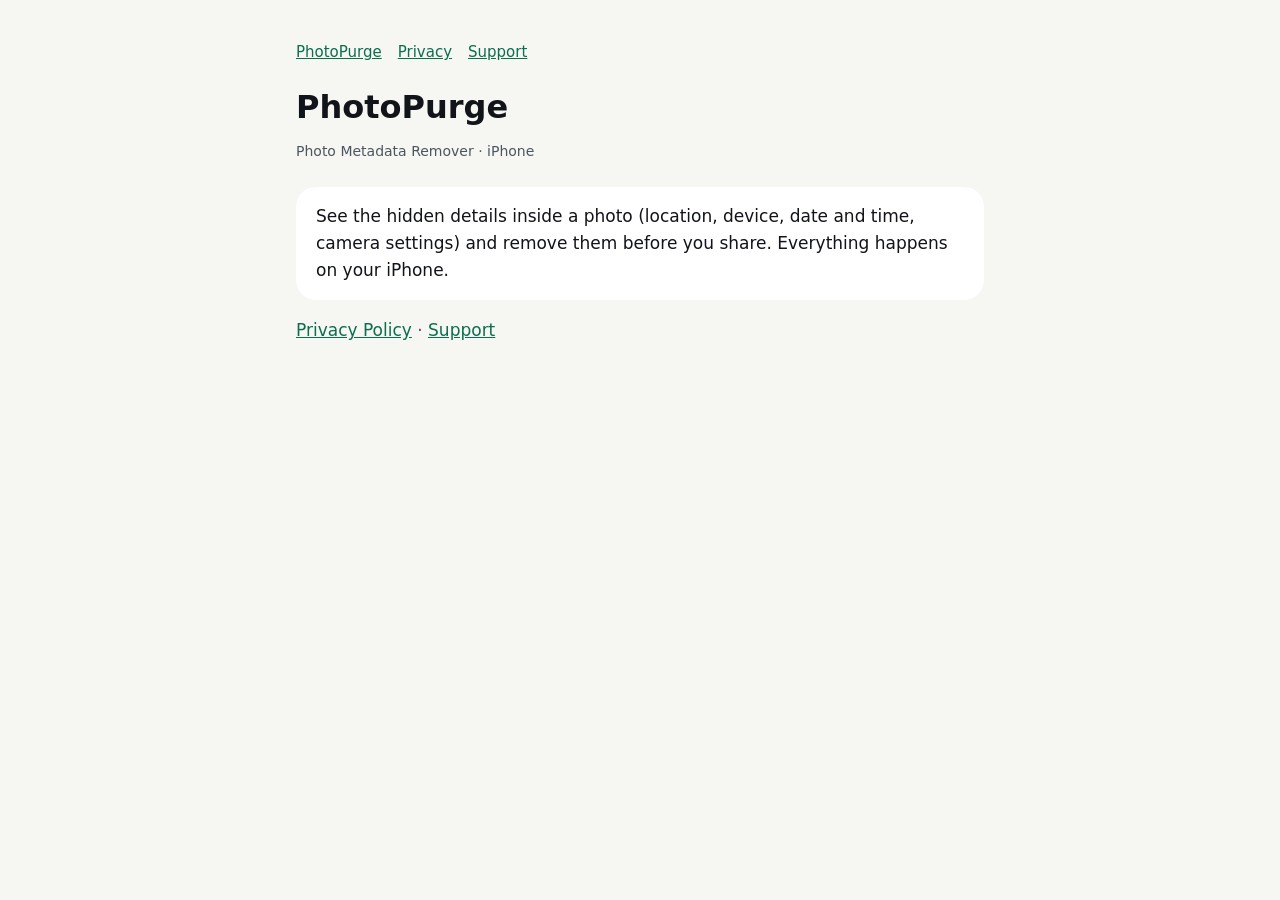
<file: index.html>
<!doctype html><html lang="en"><head><meta charset="utf-8"><meta name="viewport" content="width=device-width,initial-scale=1"><title>PhotoPurge</title><link rel="stylesheet" href="style.css"></head><body><main><nav><a href="index.html">PhotoPurge</a><a href="privacy.html">Privacy</a><a href="support.html">Support</a></nav>
<h1>PhotoPurge</h1><p class="meta">Photo Metadata Remover · iPhone</p>
<div class="card">See the hidden details inside a photo (location, device, date and time, camera settings) and remove them before you share. Everything happens on your iPhone.</div>
<p><a href="privacy.html">Privacy Policy</a> · <a href="support.html">Support</a></p>
</main></body></html>
</file>
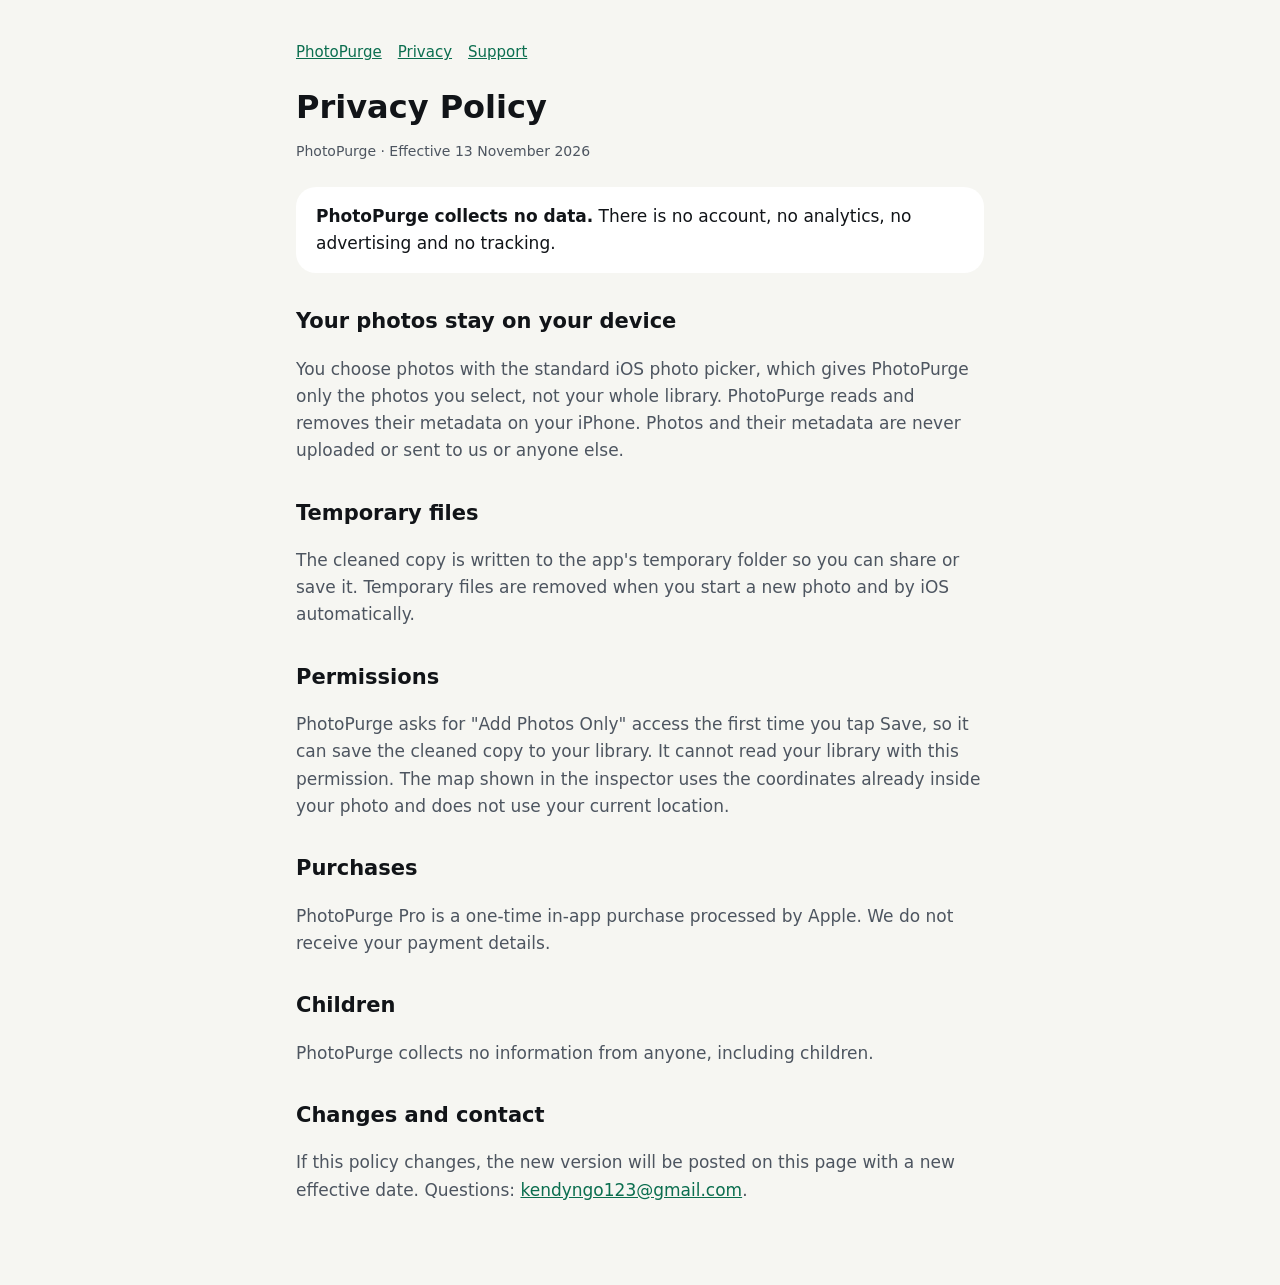
<file: privacy.html>
<!doctype html><html lang="en"><head><meta charset="utf-8"><meta name="viewport" content="width=device-width,initial-scale=1"><title>PhotoPurge Privacy Policy</title><link rel="stylesheet" href="style.css"></head><body><main><nav><a href="index.html">PhotoPurge</a><a href="privacy.html">Privacy</a><a href="support.html">Support</a></nav>
<h1>Privacy Policy</h1><p class="meta">PhotoPurge · Effective 13 November 2026</p>
<div class="card"><strong>PhotoPurge collects no data.</strong> There is no account, no analytics, no advertising and no tracking.</div>
<h2>Your photos stay on your device</h2><p>You choose photos with the standard iOS photo picker, which gives PhotoPurge only the photos you select, not your whole library. PhotoPurge reads and removes their metadata on your iPhone. Photos and their metadata are never uploaded or sent to us or anyone else.</p>
<h2>Temporary files</h2><p>The cleaned copy is written to the app's temporary folder so you can share or save it. Temporary files are removed when you start a new photo and by iOS automatically.</p>
<h2>Permissions</h2><p>PhotoPurge asks for "Add Photos Only" access the first time you tap Save, so it can save the cleaned copy to your library. It cannot read your library with this permission. The map shown in the inspector uses the coordinates already inside your photo and does not use your current location.</p>
<h2>Purchases</h2><p>PhotoPurge Pro is a one-time in-app purchase processed by Apple. We do not receive your payment details.</p>
<h2>Children</h2><p>PhotoPurge collects no information from anyone, including children.</p>
<h2>Changes and contact</h2><p>If this policy changes, the new version will be posted on this page with a new effective date. Questions: <a href="mailto:kendyngo123@gmail.com">kendyngo123@gmail.com</a>.</p>
</main></body></html>
</file>
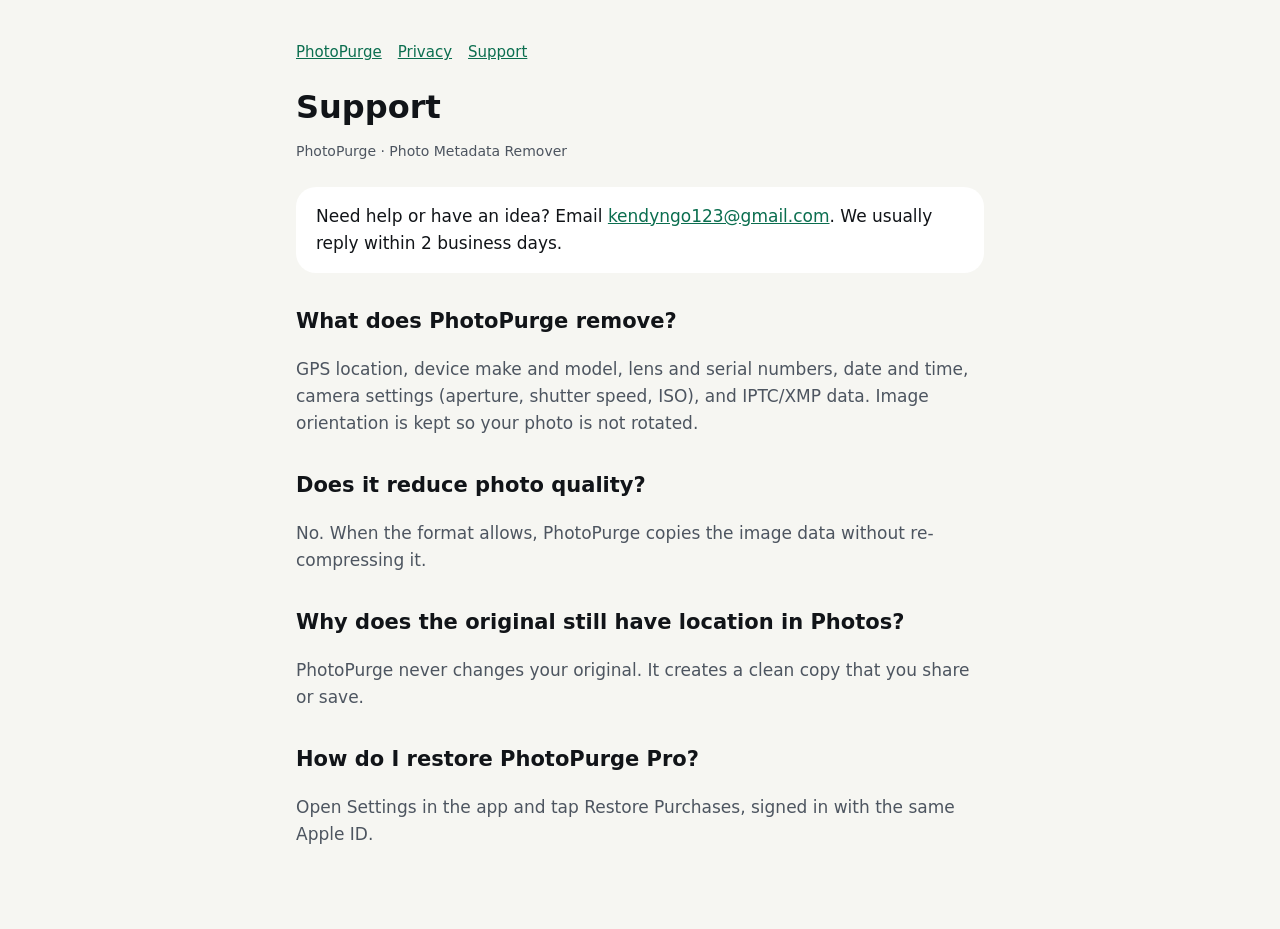
<file: support.html>
<!doctype html><html lang="en"><head><meta charset="utf-8"><meta name="viewport" content="width=device-width,initial-scale=1"><title>PhotoPurge Support</title><link rel="stylesheet" href="style.css"></head><body><main><nav><a href="index.html">PhotoPurge</a><a href="privacy.html">Privacy</a><a href="support.html">Support</a></nav>
<h1>Support</h1><p class="meta">PhotoPurge · Photo Metadata Remover</p>
<div class="card">Need help or have an idea? Email <a href="mailto:kendyngo123@gmail.com">kendyngo123@gmail.com</a>. We usually reply within 2 business days.</div>
<h2>What does PhotoPurge remove?</h2><p>GPS location, device make and model, lens and serial numbers, date and time, camera settings (aperture, shutter speed, ISO), and IPTC/XMP data. Image orientation is kept so your photo is not rotated.</p>
<h2>Does it reduce photo quality?</h2><p>No. When the format allows, PhotoPurge copies the image data without re-compressing it.</p>
<h2>Why does the original still have location in Photos?</h2><p>PhotoPurge never changes your original. It creates a clean copy that you share or save.</p>
<h2>How do I restore PhotoPurge Pro?</h2><p>Open Settings in the app and tap Restore Purchases, signed in with the same Apple ID.</p>
</main></body></html>
</file>
<file: style.css>
:root{--bg:#F6F6F2;--text:#111418;--muted:#4D5560;--accent:#0B6E4F;--card:#FFFFFF}
@media (prefers-color-scheme:dark){:root{--bg:#0F1113;--text:#F2F3F5;--muted:#A7AEB8;--accent:#5FD3A5;--card:#1A1D21}}
*{box-sizing:border-box}body{margin:0;background:var(--bg);color:var(--text);font:17px/1.6 -apple-system,system-ui,sans-serif}
main{max-width:720px;margin:0 auto;padding:40px 16px 64px}h1{font-size:32px;line-height:1.2;margin:0 0 4px;font-weight:800}
h2{font-size:21px;margin:32px 0 8px}p,li{color:var(--muted)}a{color:var(--accent)}
.meta{font-size:14px;color:var(--muted);margin-bottom:24px}.card{background:var(--card);border-radius:20px;padding:16px 20px;margin:16px 0}
nav{display:flex;gap:16px;font-size:15px;margin-bottom:24px}
</file>
